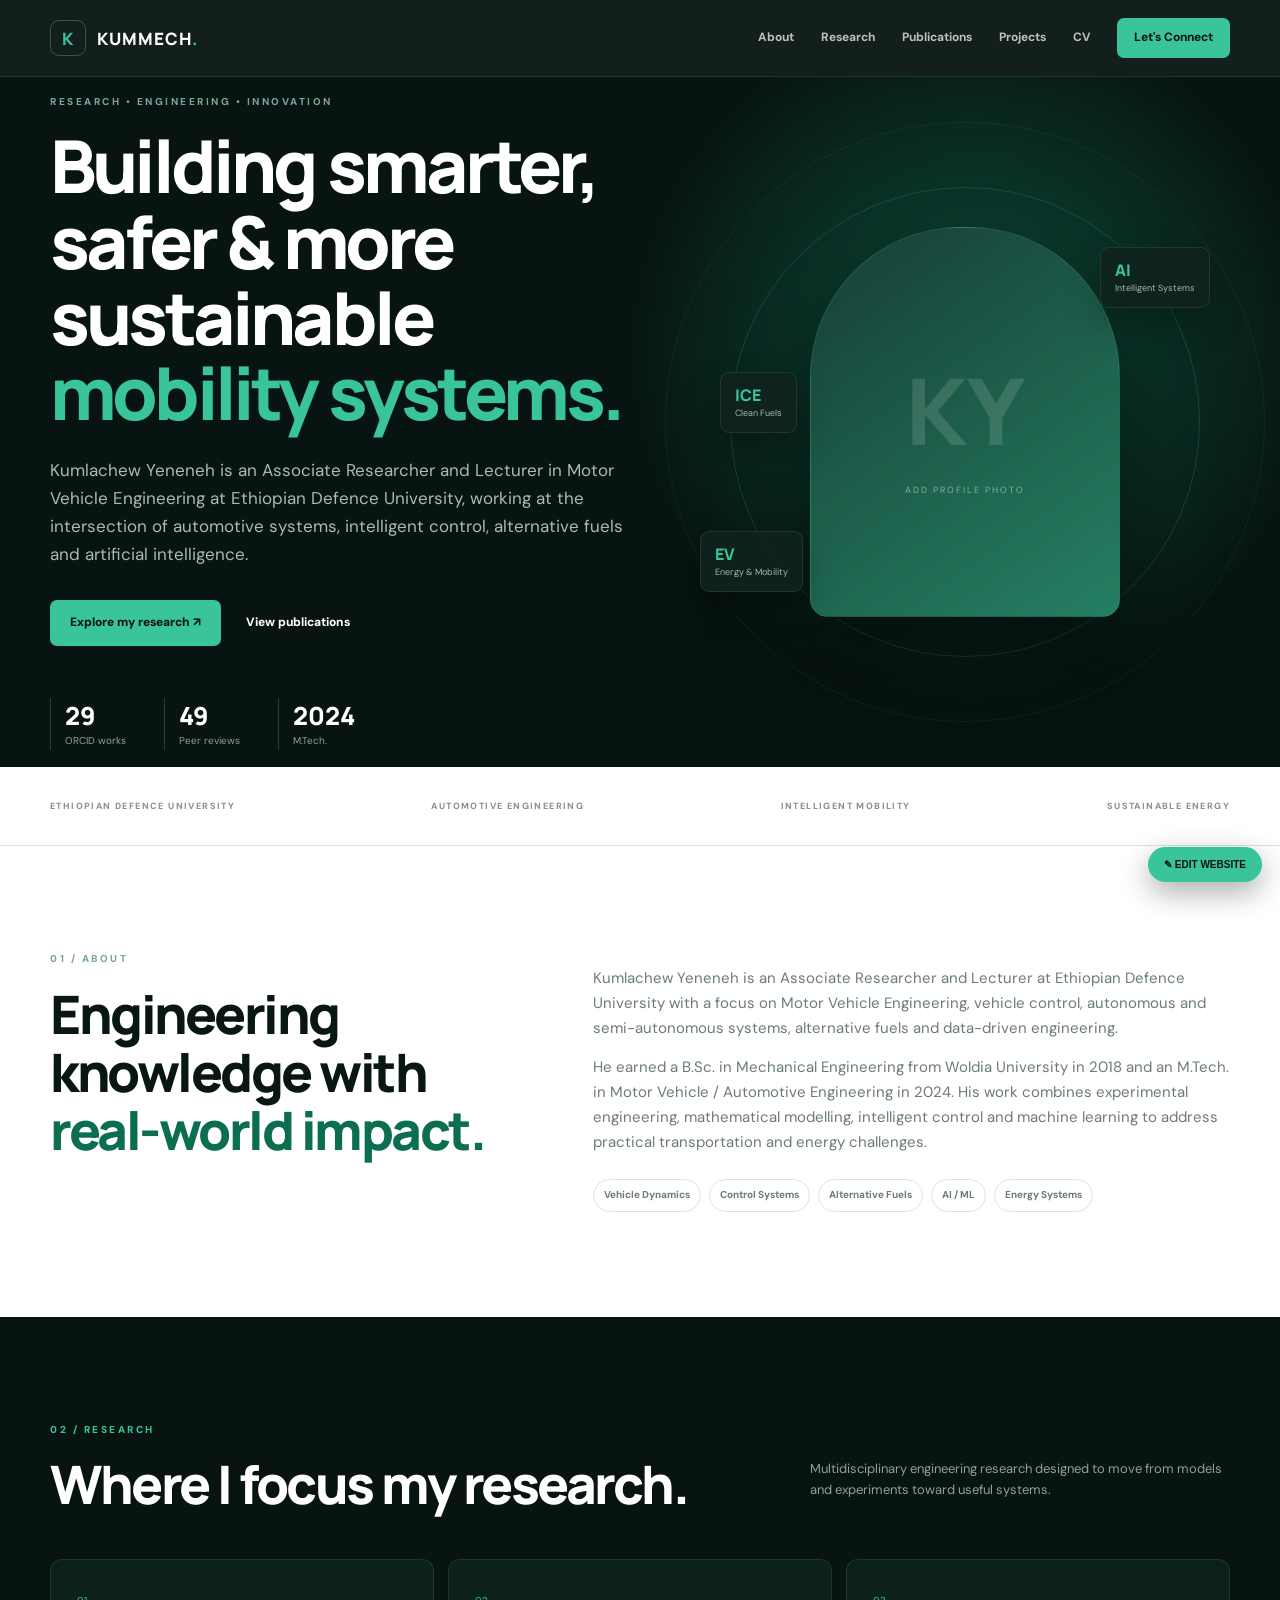
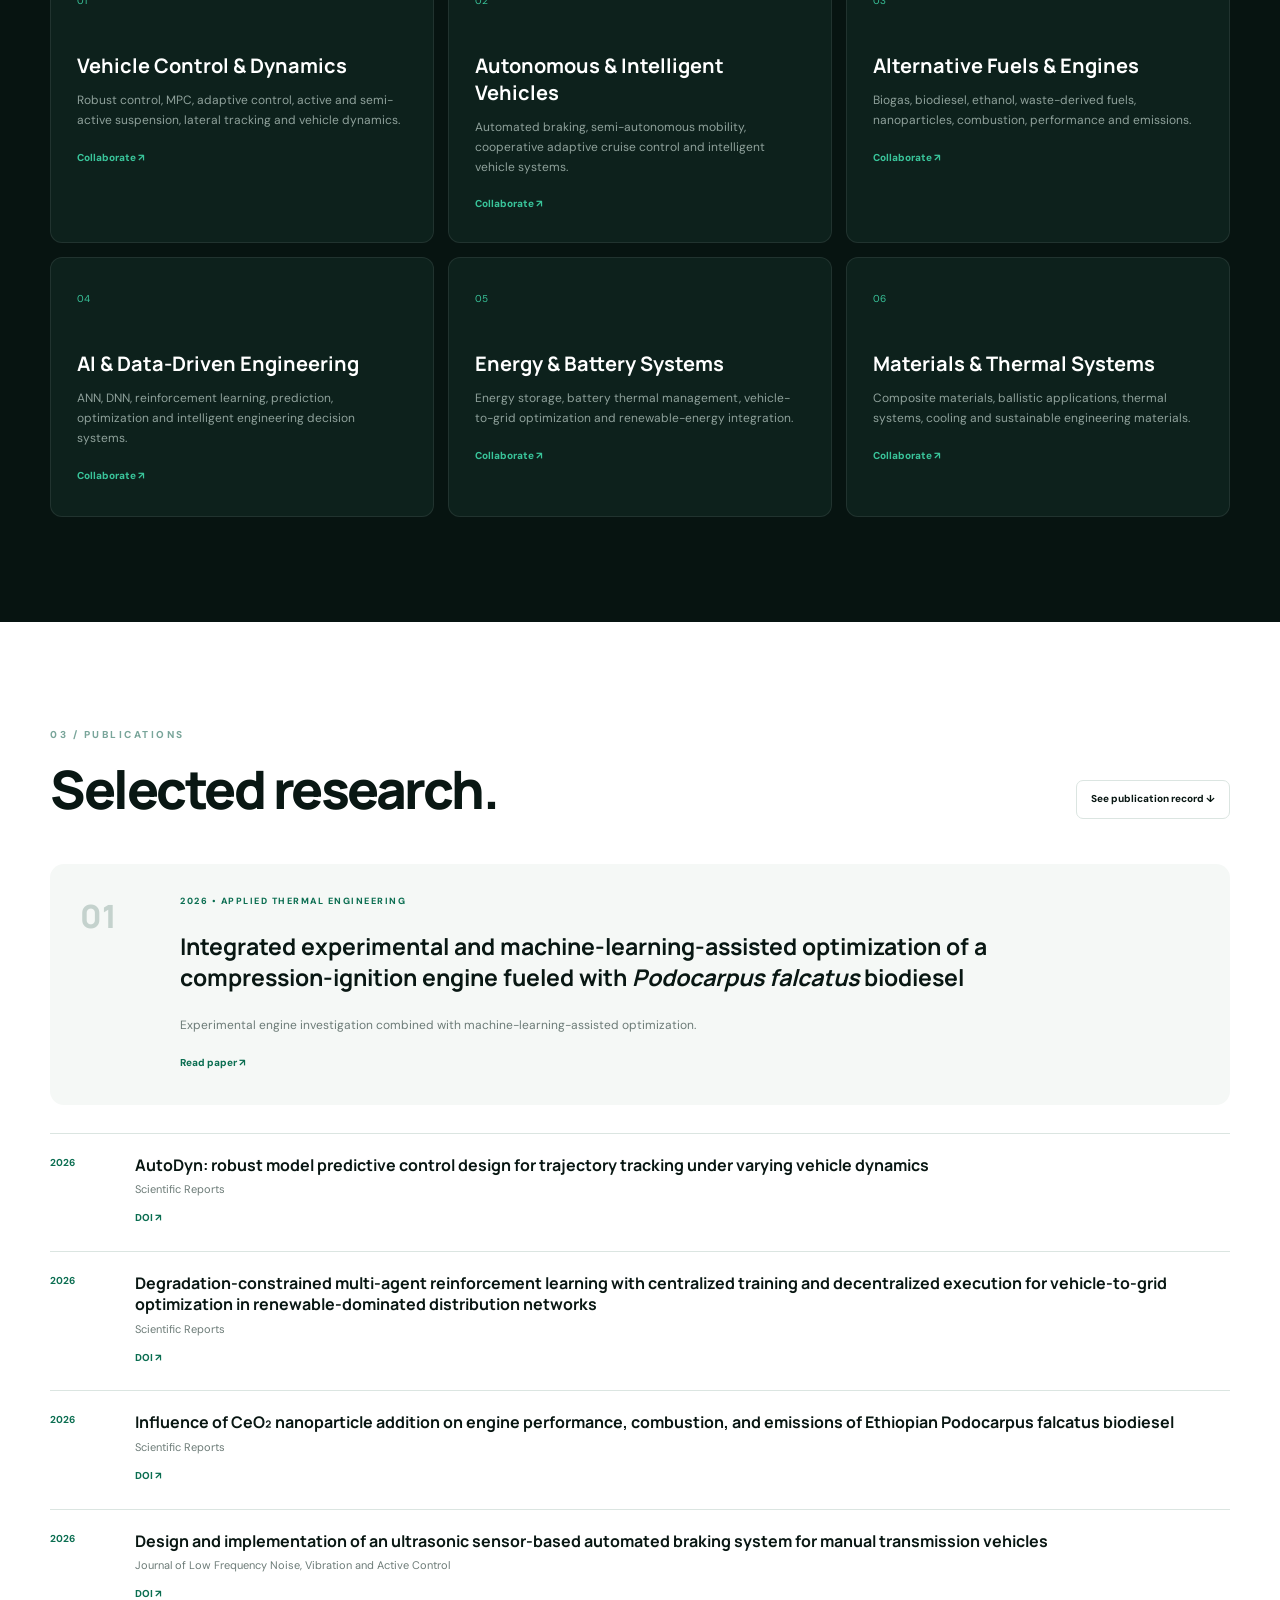
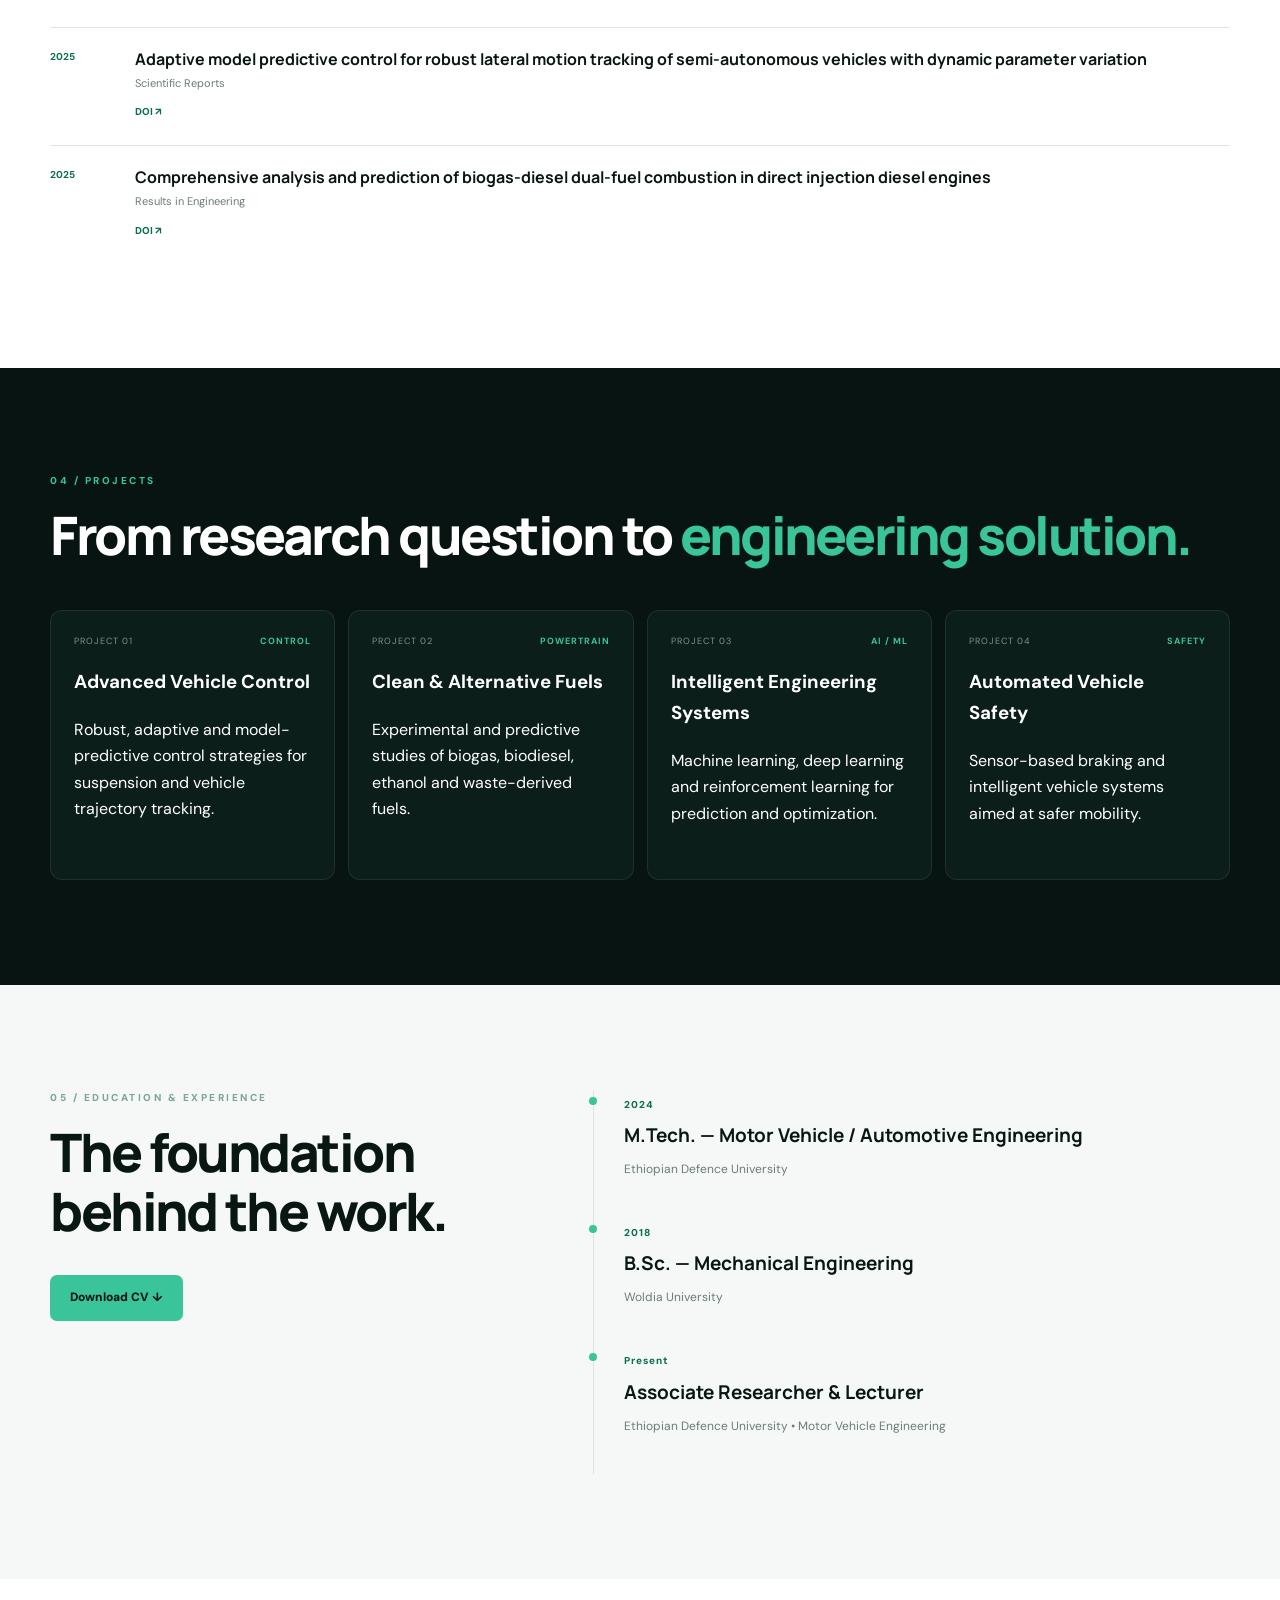
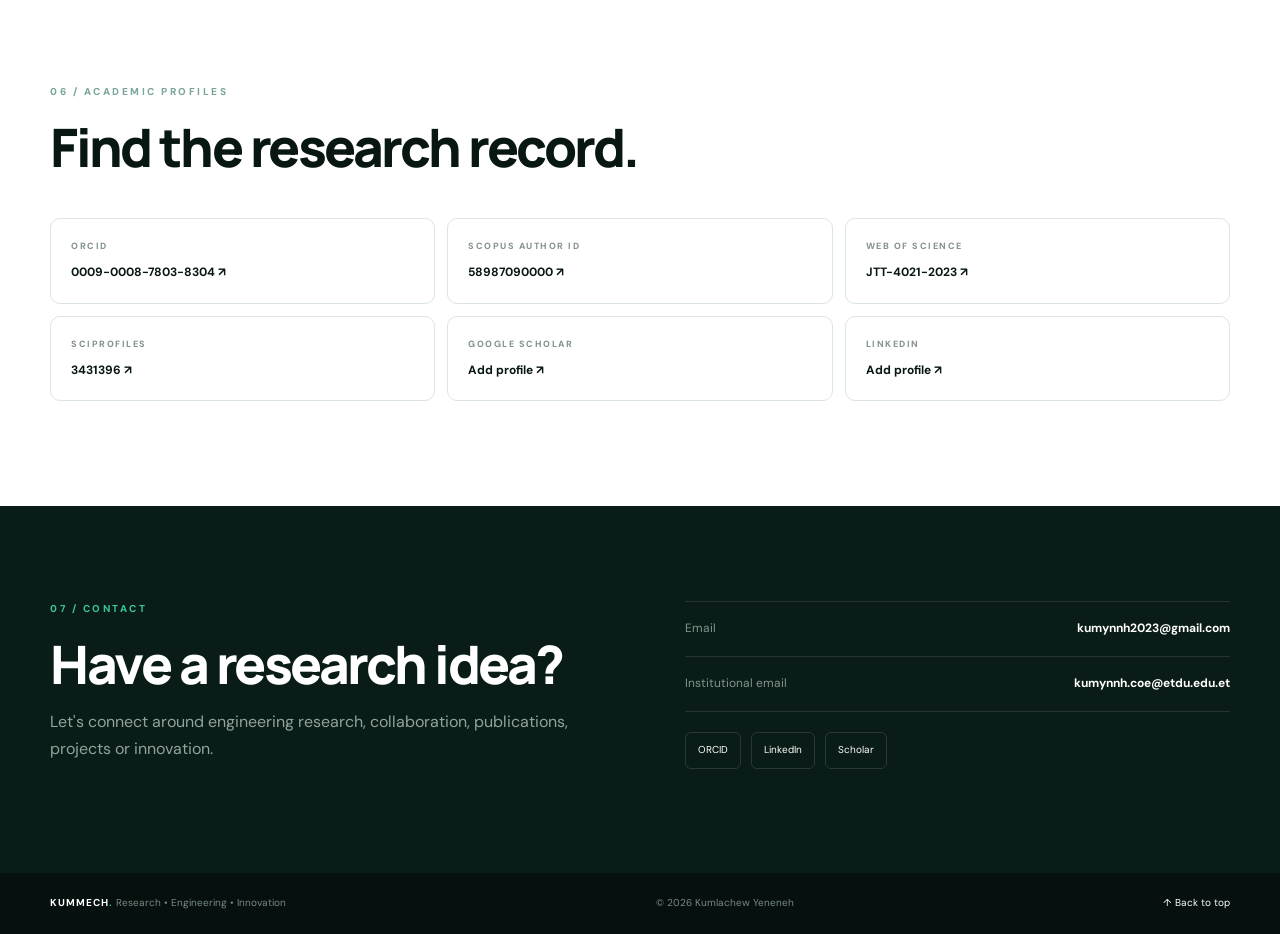
<file: index.html>
<!doctype html>
<html lang="en">
<head>
<meta charset="utf-8"><meta name="viewport" content="width=device-width,initial-scale=1">
<meta name="description" content="Kumlachew Yeneneh — Associate Researcher and Lecturer in Motor Vehicle Engineering at Ethiopian Defence University.">
<meta name="theme-color" content="#071713">
<title>Kummech | Kumlachew Yeneneh — Research, Engineering & Innovation</title>
<link rel="icon" href="favicon.svg" type="image/svg+xml">
<meta property="og:title" content="Kummech | Kumlachew Yeneneh">
<meta property="og:description" content="Research • Engineering • Innovation — Kumlachew Yeneneh, Ethiopian Defence University.">
<meta property="og:type" content="website">
<meta property="og:url" content="https://www.kummech.com/">
<link rel="stylesheet" href="style.css">
</head>
<body>
<header class="header">
<nav class="nav container">
<a class="brand" href="#home"><span class="brand-mark">K</span><span>KUMMECH<span class="dot">.</span></span></a>
<button class="menu" aria-label="Open menu">☰</button>
<div class="navlinks">
<a href="#about">About</a><a href="#research">Research</a><a href="#publications">Publications</a><a href="#projects">Projects</a><a href="#cv">CV</a><a href="#contact" class="nav-cta">Let's Connect</a>
</div>
</nav>
</header>

<main>
<section class="hero" id="home">
<div class="hero-bg"></div><div class="container hero-grid">
<div class="hero-copy">
<div class="eyebrow">RESEARCH • ENGINEERING • INNOVATION</div>
<h1>Building smarter, safer & more sustainable <span>mobility systems.</span></h1>
<p class="hero-lead">Kumlachew Yeneneh is an Associate Researcher and Lecturer in Motor Vehicle Engineering at Ethiopian Defence University, working at the intersection of automotive systems, intelligent control, alternative fuels and artificial intelligence.</p>
<div class="hero-actions"><a class="btn primary" href="#research">Explore my research <span>↗</span></a><a class="text-btn" href="#publications">View publications</a></div>
<div class="hero-stats"><div><b>29</b><span>ORCID works</span></div><div><b>49</b><span>Peer reviews</span></div><div><b>2024</b><span>M.Tech.</span></div></div>
</div>
<div class="hero-visual">
<div class="orbit orbit1"></div><div class="orbit orbit2"></div>
<div class="portrait"><div class="portrait-initials">KY</div><div class="portrait-label">ADD PROFILE PHOTO</div></div>
<div class="floating f1"><span>AI</span><small>Intelligent Systems</small></div>
<div class="floating f2"><span>EV</span><small>Energy & Mobility</small></div>
<div class="floating f3"><span>ICE</span><small>Clean Fuels</small></div>
</div>
</div></section>

<section class="logos"><div class="container logo-row"><span>ETHIOPIAN DEFENCE UNIVERSITY</span><span>AUTOMOTIVE ENGINEERING</span><span>INTELLIGENT MOBILITY</span><span>SUSTAINABLE ENERGY</span></div></section>

<section class="section about" id="about"><div class="container split">
<div><div class="eyebrow">01 / ABOUT</div><h2>Engineering knowledge with <em>real-world impact.</em></h2></div>
<div class="prose"><p>Kumlachew Yeneneh is an Associate Researcher and Lecturer at Ethiopian Defence University with a focus on Motor Vehicle Engineering, vehicle control, autonomous and semi-autonomous systems, alternative fuels and data-driven engineering.</p>
<p>He earned a B.Sc. in Mechanical Engineering from Woldia University in 2018 and an M.Tech. in Motor Vehicle / Automotive Engineering in 2024. His work combines experimental engineering, mathematical modelling, intelligent control and machine learning to address practical transportation and energy challenges.</p>
<div class="about-tags"><span>Vehicle Dynamics</span><span>Control Systems</span><span>Alternative Fuels</span><span>AI / ML</span><span>Energy Systems</span></div></div>
</div></section>

<section class="section dark" id="research"><div class="container">
<div class="section-head"><div><div class="eyebrow green">02 / RESEARCH</div><h2>Where I focus my research.</h2></div><p>Multidisciplinary engineering research designed to move from models and experiments toward useful systems.</p></div>
<div class="research-grid">
<article><span>01</span><h3>Vehicle Control & Dynamics</h3><p>Robust control, MPC, adaptive control, active and semi-active suspension, lateral tracking and vehicle dynamics.</p><a href="#contact">Collaborate ↗</a></article>
<article><span>02</span><h3>Autonomous & Intelligent Vehicles</h3><p>Automated braking, semi-autonomous mobility, cooperative adaptive cruise control and intelligent vehicle systems.</p><a href="#contact">Collaborate ↗</a></article>
<article><span>03</span><h3>Alternative Fuels & Engines</h3><p>Biogas, biodiesel, ethanol, waste-derived fuels, nanoparticles, combustion, performance and emissions.</p><a href="#contact">Collaborate ↗</a></article>
<article><span>04</span><h3>AI & Data-Driven Engineering</h3><p>ANN, DNN, reinforcement learning, prediction, optimization and intelligent engineering decision systems.</p><a href="#contact">Collaborate ↗</a></article>
<article><span>05</span><h3>Energy & Battery Systems</h3><p>Energy storage, battery thermal management, vehicle-to-grid optimization and renewable-energy integration.</p><a href="#contact">Collaborate ↗</a></article>
<article><span>06</span><h3>Materials & Thermal Systems</h3><p>Composite materials, ballistic applications, thermal systems, cooling and sustainable engineering materials.</p><a href="#contact">Collaborate ↗</a></article>
</div></div></section>

<section class="section publications" id="publications"><div class="container">
<div class="section-head"><div><div class="eyebrow">03 / PUBLICATIONS</div><h2>Selected research.</h2></div><a class="outline" href="#all-publications">See publication record ↓</a></div>
<div class="pub-feature"><div class="feature-number">01</div><div><div class="pub-meta">2026 • APPLIED THERMAL ENGINEERING</div><h3>Integrated experimental and machine-learning-assisted optimization of a compression-ignition engine fueled with <i>Podocarpus falcatus</i> biodiesel</h3><p>Experimental engine investigation combined with machine-learning-assisted optimization.</p><a href="https://doi.org/10.1016/j.applthermaleng.2026.131982" target="_blank">Read paper ↗</a></div></div>
<div class="pub-list" id="all-publications">
<article><b>2026</b><div><h3>AutoDyn: robust model predictive control design for trajectory tracking under varying vehicle dynamics</h3><p>Scientific Reports</p><a href="https://doi.org/10.1038/s41598-026-56118-z" target="_blank">DOI ↗</a></div></article>
<article><b>2026</b><div><h3>Degradation-constrained multi-agent reinforcement learning with centralized training and decentralized execution for vehicle-to-grid optimization in renewable-dominated distribution networks</h3><p>Scientific Reports</p><a href="https://doi.org/10.1038/s41598-026-55471-3" target="_blank">DOI ↗</a></div></article>
<article><b>2026</b><div><h3>Influence of CeO₂ nanoparticle addition on engine performance, combustion, and emissions of Ethiopian Podocarpus falcatus biodiesel</h3><p>Scientific Reports</p><a href="https://doi.org/10.1038/s41598-026-42636-3" target="_blank">DOI ↗</a></div></article>
<article><b>2026</b><div><h3>Design and implementation of an ultrasonic sensor-based automated braking system for manual transmission vehicles</h3><p>Journal of Low Frequency Noise, Vibration and Active Control</p><a href="https://doi.org/10.1177/14613484261419551" target="_blank">DOI ↗</a></div></article>
<article><b>2025</b><div><h3>Adaptive model predictive control for robust lateral motion tracking of semi-autonomous vehicles with dynamic parameter variation</h3><p>Scientific Reports</p><a href="https://doi.org/10.1038/s41598-025-30352-3" target="_blank">DOI ↗</a></div></article>
<article><b>2025</b><div><h3>Comprehensive analysis and prediction of biogas-diesel dual-fuel combustion in direct injection diesel engines</h3><p>Results in Engineering</p><a href="https://doi.org/10.1016/j.rineng.2025.107773" target="_blank">DOI ↗</a></div></article>
</div></div></section>

<section class="section projects dark" id="projects"><div class="container">
<div class="eyebrow green">04 / PROJECTS</div><h2>From research question to <span>engineering solution.</span></h2>
<div class="project-grid">
<article><div class="project-top"><span>PROJECT 01</span><b>CONTROL</b></div><h3>Advanced Vehicle Control</h3><p>Robust, adaptive and model-predictive control strategies for suspension and vehicle trajectory tracking.</p></article>
<article><div class="project-top"><span>PROJECT 02</span><b>POWERTRAIN</b></div><h3>Clean & Alternative Fuels</h3><p>Experimental and predictive studies of biogas, biodiesel, ethanol and waste-derived fuels.</p></article>
<article><div class="project-top"><span>PROJECT 03</span><b>AI / ML</b></div><h3>Intelligent Engineering Systems</h3><p>Machine learning, deep learning and reinforcement learning for prediction and optimization.</p></article>
<article><div class="project-top"><span>PROJECT 04</span><b>SAFETY</b></div><h3>Automated Vehicle Safety</h3><p>Sensor-based braking and intelligent vehicle systems aimed at safer mobility.</p></article>
</div></div></section>

<section class="section education" id="cv"><div class="container split">
<div><div class="eyebrow">05 / EDUCATION & EXPERIENCE</div><h2>The foundation behind the work.</h2><a class="btn primary cv-btn" href="#" onclick="alert('Add your CV PDF link in script.js or index.html.');return false;">Download CV ↓</a></div>
<div class="timeline">
<div><span>2024</span><h3>M.Tech. — Motor Vehicle / Automotive Engineering</h3><p>Ethiopian Defence University</p></div>
<div><span>2018</span><h3>B.Sc. — Mechanical Engineering</h3><p>Woldia University</p></div>
<div><span>Present</span><h3>Associate Researcher & Lecturer</h3><p>Ethiopian Defence University • Motor Vehicle Engineering</p></div>
</div></div></section>

<section class="section profiles"><div class="container">
<div class="eyebrow">06 / ACADEMIC PROFILES</div><h2>Find the research record.</h2>
<div class="profile-grid">
<a href="https://orcid.org/0009-0008-7803-8304" target="_blank"><small>ORCID</small><b>0009-0008-7803-8304 ↗</b></a>
<a href="http://www.scopus.com/inward/authorDetails.url?authorID=58987090000" target="_blank"><small>SCOPUS AUTHOR ID</small><b>58987090000 ↗</b></a>
<a href="https://www.webofscience.com/wos/author/record/JTT-4021-2023" target="_blank"><small>WEB OF SCIENCE</small><b>JTT-4021-2023 ↗</b></a>
<a href="https://sciprofiles.com/profile/3431396" target="_blank"><small>SCIPROFILES</small><b>3431396 ↗</b></a>
<a href="#" data-profile="scholar"><small>GOOGLE SCHOLAR</small><b>Add profile ↗</b></a>
<a href="#" data-profile="linkedin"><small>LINKEDIN</small><b>Add profile ↗</b></a>
</div></div></section>

<section class="contact" id="contact"><div class="container contact-inner">
<div><div class="eyebrow green">07 / CONTACT</div><h2>Have a research idea?</h2><p>Let's connect around engineering research, collaboration, publications, projects or innovation.</p></div>
<div class="contact-card"><a href="mailto:kumynnh2023@gmail.com"><span>Email</span><b>kumynnh2023@gmail.com</b></a><a href="mailto:kumynnh.coe@etdu.edu.et"><span>Institutional email</span><b>kumynnh.coe@etdu.edu.et</b></a><div class="socials"><a href="https://orcid.org/0009-0008-7803-8304" target="_blank">ORCID</a><a href="#" data-profile="linkedin">LinkedIn</a><a href="#" data-profile="scholar">Scholar</a></div></div>
</div></section>
</main>

<footer><div class="container footer-inner"><div><strong>KUMMECH<span class="dot">.</span></strong><span> Research • Engineering • Innovation</span></div><span>© <span id="year"></span> Kumlachew Yeneneh</span><a href="#home">↑ Back to top</a></div></footer>

<div class="edit-dock"><button id="editBtn">✎ EDIT WEBSITE</button><div class="edit-box" id="editBox">
<h3>Quick Website Editor</h3><p>Change the key details. For publications/projects, edit <b>index.html</b>.</p>
<label>Name<input id="name"></label><label>Affiliation<input id="affiliation"></label><label>Position<input id="position"></label><label>Email<input id="email"></label>
<label>Google Scholar URL<input id="scholar" placeholder="https://scholar.google.com/..."></label><label>LinkedIn URL<input id="linkedin" placeholder="https://linkedin.com/in/..."></label>
<button id="saveEdit">Save changes</button><button id="resetEdit" class="reset">Reset</button>
</div></div>
<script src="script.js"></script>
</body></html>
</file>
<file: style.css>
@import url('https://fonts.googleapis.com/css2?family=DM+Sans:wght@400;500;600;700&family=Manrope:wght@600;700;800&display=swap');
:root{--bg:#f5f8f6;--ink:#091713;--green:#39c49a;--green2:#0b6e51;--muted:#6c7b77;--line:#dbe5e1;--dark:#071411;--max:1180px}
*{box-sizing:border-box}html{scroll-behavior:smooth}body{margin:0;font-family:"DM Sans",sans-serif;color:var(--ink);line-height:1.65}a{text-decoration:none;color:inherit}.container{width:min(var(--max),calc(100% - 42px));margin:auto}
.header{position:sticky;top:0;z-index:40;background:#071411f2;color:#fff;border-bottom:1px solid #ffffff14;backdrop-filter:blur(15px)}.nav{height:76px;display:flex;align-items:center;justify-content:space-between}.brand{display:flex;align-items:center;gap:11px;font:800 17px Manrope;letter-spacing:1px}.brand-mark{width:36px;height:36px;display:grid;place-items:center;border:1px solid #ffffff36;border-radius:9px;color:var(--green)}.dot{color:var(--green)}.navlinks{display:flex;align-items:center;gap:27px;font-size:12px;font-weight:700}.navlinks a{opacity:.72}.navlinks a:hover{opacity:1;color:var(--green)}.nav-cta{opacity:1!important;background:var(--green);color:var(--dark)!important;padding:10px 17px;border-radius:7px}.menu{display:none;background:none;border:0;color:#fff;font-size:24px}
.hero{position:relative;min-height:690px;overflow:hidden;background:var(--dark);color:#fff}.hero-bg{position:absolute;inset:0;background:radial-gradient(circle at 76% 40%,#0d503d 0,#071411 33%,#071411 70%)}.hero-grid{position:relative;z-index:1;display:grid;grid-template-columns:1.05fr .95fr;gap:65px;align-items:center;min-height:690px}.eyebrow{font-size:10px;letter-spacing:2.5px;font-weight:800;color:#79a59a;margin-bottom:17px}.hero h1{font:800 clamp(45px,5.7vw,74px)/1.04 Manrope;letter-spacing:-3.8px;margin:0 0 25px;max-width:780px}.hero h1 span{color:var(--green)}.hero-lead{font-size:17px;color:#aabbb5;max-width:710px}.hero-actions{display:flex;gap:25px;align-items:center;margin-top:32px}.btn{display:inline-block;padding:13px 20px;border-radius:7px;font-size:12px;font-weight:800}.primary{background:var(--green);color:var(--dark)}.text-btn{font-size:12px;font-weight:800;color:#fff}.hero-stats{display:flex;gap:38px;margin-top:52px}.hero-stats div{display:flex;flex-direction:column;border-left:1px solid #ffffff2b;padding-left:14px}.hero-stats b{font:800 25px Manrope;color:#fff}.hero-stats span{font-size:10px;color:#8da09a}
.hero-visual{height:520px;position:relative;display:grid;place-items:center}.portrait{width:310px;height:390px;border-radius:150px 150px 18px 18px;background:linear-gradient(145deg,#173e34,#247f63);border:1px solid #72d9b71f;display:flex;flex-direction:column;align-items:center;justify-content:center;box-shadow:0 35px 90px #0008;position:relative;z-index:2}.portrait-initials{font:800 92px Manrope;color:#ffffff22}.portrait-label{font-size:9px;letter-spacing:2px;color:#ffffff77;margin-top:10px}.orbit{position:absolute;border:1px solid #63d2af2b;border-radius:50%}.orbit1{width:470px;height:470px}.orbit2{width:600px;height:600px;border-color:#63d2af13}.floating{position:absolute;z-index:3;background:#10231eeb;border:1px solid #ffffff16;padding:11px 14px;border-radius:9px;box-shadow:0 15px 35px #0004;display:flex;flex-direction:column}.floating span{font:800 16px Manrope;color:var(--green)}.floating small{font-size:9px;color:#a5b6b0}.f1{top:85px;right:20px}.f2{bottom:90px;left:0}.f3{top:210px;left:20px}
.logos{background:#fff;border-bottom:1px solid var(--line)}.logo-row{height:78px;display:flex;justify-content:space-between;align-items:center;gap:20px;color:#87928f;font-size:9px;font-weight:800;letter-spacing:1.4px}
.section{padding:105px 0}.split{display:grid;grid-template-columns:.82fr 1.18fr;gap:100px}.section h2,.contact h2{font:800 clamp(34px,4.2vw,53px)/1.1 Manrope;letter-spacing:-2.5px;margin:0}.section h2 em{color:var(--green2);font-style:normal}.prose{color:var(--muted);font-size:15px}.about-tags{display:flex;flex-wrap:wrap;gap:8px;margin-top:25px}.about-tags span{padding:7px 10px;border:1px solid var(--line);border-radius:20px;font-size:10px;font-weight:700}
.dark{background:var(--dark);color:#fff}.green{color:var(--green)}.section-head{display:flex;justify-content:space-between;align-items:end;gap:50px;margin-bottom:45px}.section-head>p{max-width:420px;color:#8fa19b;font-size:13px}.research-grid{display:grid;grid-template-columns:repeat(3,1fr);gap:14px}.research-grid article{min-height:260px;padding:26px;border:1px solid #ffffff15;border-radius:12px;background:#0d211c;transition:.25s}.research-grid article:hover{transform:translateY(-5px);border-color:#39c49a55}.research-grid article>span{font-size:10px;color:var(--green)}.research-grid h3{font:700 20px Manrope;margin:40px 0 10px}.research-grid p{font-size:12px;color:#8fa19b}.research-grid a{font-size:10px;color:var(--green);font-weight:800}
.publications{background:#fff}.outline{border:1px solid var(--line);padding:10px 14px;border-radius:7px;font-size:10px;font-weight:800}.pub-feature{display:grid;grid-template-columns:75px 1fr;gap:25px;background:var(--bg);padding:30px;border-radius:14px;margin-bottom:28px}.feature-number{font:800 32px Manrope;color:#c4d2cd}.pub-meta{font-size:9px;letter-spacing:1.5px;color:var(--green2);font-weight:800}.pub-feature h3{font:700 23px/1.35 Manrope;max-width:850px}.pub-feature p{color:var(--muted);font-size:12px}.pub-feature a,.pub-list a{font-size:10px;color:var(--green2);font-weight:800}.pub-list article{display:grid;grid-template-columns:65px 1fr;gap:20px;padding:21px 0;border-top:1px solid var(--line)}.pub-list article>b{font-size:10px;color:var(--green2)}.pub-list h3{font:700 16px/1.35 Manrope;margin:0 0 4px}.pub-list p{margin:0 0 5px;color:var(--muted);font-size:11px}
.projects{background:var(--dark);color:#fff}.projects h2 span{color:var(--green)}.project-grid{display:grid;grid-template-columns:repeat(4,1fr);gap:13px;margin-top:45px}.project-grid article{min-height:270px;border:1px solid #ffffff15;border-radius:12px;padding:23px;background:#0c1e1a}.project-top{display:flex;justify-content:space-between;color:#7f948d;font-size:9px;letter-spacing:1px}.project-top b{color:var(--green)}.project h3{font:700 20px Manrope;margin-top:75px}.project p{font-size:12px;color:#91a39d}
.education{background:var(--bg)}.cv-btn{margin-top:35px}.timeline{border-left:1px solid var(--line);padding-left:30px}.timeline>div{position:relative;margin-bottom:38px}.timeline>div:before{content:"";position:absolute;width:8px;height:8px;border-radius:50%;background:var(--green);left:-35px;top:7px}.timeline span{font-size:10px;color:var(--green2);font-weight:800;letter-spacing:1px}.timeline h3{font:700 19px Manrope;margin:6px 0}.timeline p{font-size:12px;color:var(--muted)}
.profiles{background:#fff}.profile-grid{display:grid;grid-template-columns:repeat(3,1fr);gap:12px;margin-top:42px}.profile-grid a{border:1px solid var(--line);padding:20px;border-radius:10px;display:flex;flex-direction:column;gap:9px;transition:.2s}.profile-grid a:hover{border-color:var(--green);transform:translateY(-3px)}.profile-grid small{font-size:9px;letter-spacing:1.5px;color:#84938f;font-weight:800}.profile-grid b{font-size:12px}
.contact{background:#0a1c17;color:#fff;padding:95px 0}.contact-inner{display:grid;grid-template-columns:1fr 1fr;gap:90px}.contact h2{margin-bottom:15px}.contact-inner>div>p{color:#91a39d}.contact-card{border-top:1px solid #ffffff1b}.contact-card>a{display:flex;justify-content:space-between;padding:17px 0;border-bottom:1px solid #ffffff1b;font-size:12px}.contact-card span{color:#82948e}.socials{display:flex;gap:10px;margin-top:20px}.socials a{border:1px solid #ffffff20;padding:9px 12px;border-radius:6px;font-size:10px}
footer{background:#06100e;color:#788b84;font-size:10px;padding:22px 0}.footer-inner{display:flex;justify-content:space-between;align-items:center;gap:15px}.footer-inner strong{color:#fff;letter-spacing:1px}.footer-inner a{color:#fff}
.edit-dock{position:fixed;right:18px;bottom:18px;z-index:100}.edit-dock>button{border:0;background:var(--green);color:var(--dark);font-weight:800;font-size:10px;padding:12px 16px;border-radius:25px;box-shadow:0 10px 30px #0005;cursor:pointer}.edit-box{display:none;width:320px;max-height:70vh;overflow:auto;background:#fff;color:var(--ink);border:1px solid var(--line);border-radius:13px;padding:18px;box-shadow:0 20px 70px #0005;margin-bottom:9px}.edit-dock.open .edit-box{display:block}.edit-box h3{font:800 18px Manrope;margin:0}.edit-box p{font-size:10px;color:var(--muted)}.edit-box label{display:block;font-size:10px;font-weight:800;margin:9px 0}.edit-box input{width:100%;padding:9px;border:1px solid var(--line);border-radius:6px;margin-top:4px}.edit-box button{border:0;background:var(--ink);color:#fff;padding:9px 12px;border-radius:6px;font-weight:800;font-size:10px;cursor:pointer}.edit-box .reset{background:#e8eeeb;color:var(--ink);margin-left:5px}
@media(max-width:900px){.navlinks{display:none;position:absolute;top:70px;left:15px;right:15px;background:#091713;border:1px solid #ffffff18;border-radius:10px;padding:15px;flex-direction:column;align-items:stretch}.navlinks.open{display:flex}.menu{display:block}.hero-grid,.split,.contact-inner{grid-template-columns:1fr;gap:55px}.hero-visual{height:450px}.research-grid{grid-template-columns:repeat(2,1fr)}.project-grid{grid-template-columns:repeat(2,1fr)}.profile-grid{grid-template-columns:repeat(2,1fr)}.logo-row{flex-wrap:wrap;height:auto;padding:22px 0}}
@media(max-width:560px){.container{width:calc(100% - 28px)}.hero{min-height:auto}.hero-grid{min-height:auto;padding:75px 0}.hero h1{font-size:43px;letter-spacing:-2px}.hero-stats{gap:18px}.hero-visual{height:390px}.portrait{width:235px;height:300px}.orbit1{width:350px;height:350px}.orbit2{width:430px;height:430px}.f1{right:0}.f2{left:0}.f3{left:0;top:180px}.section{padding:78px 0}.research-grid,.project-grid,.profile-grid{grid-template-columns:1fr}.pub-feature,.pub-list article{grid-template-columns:1fr;gap:8px}.footer-inner{flex-direction:column;align-items:start}.edit-box{width:calc(100vw - 25px)}}
</file>
